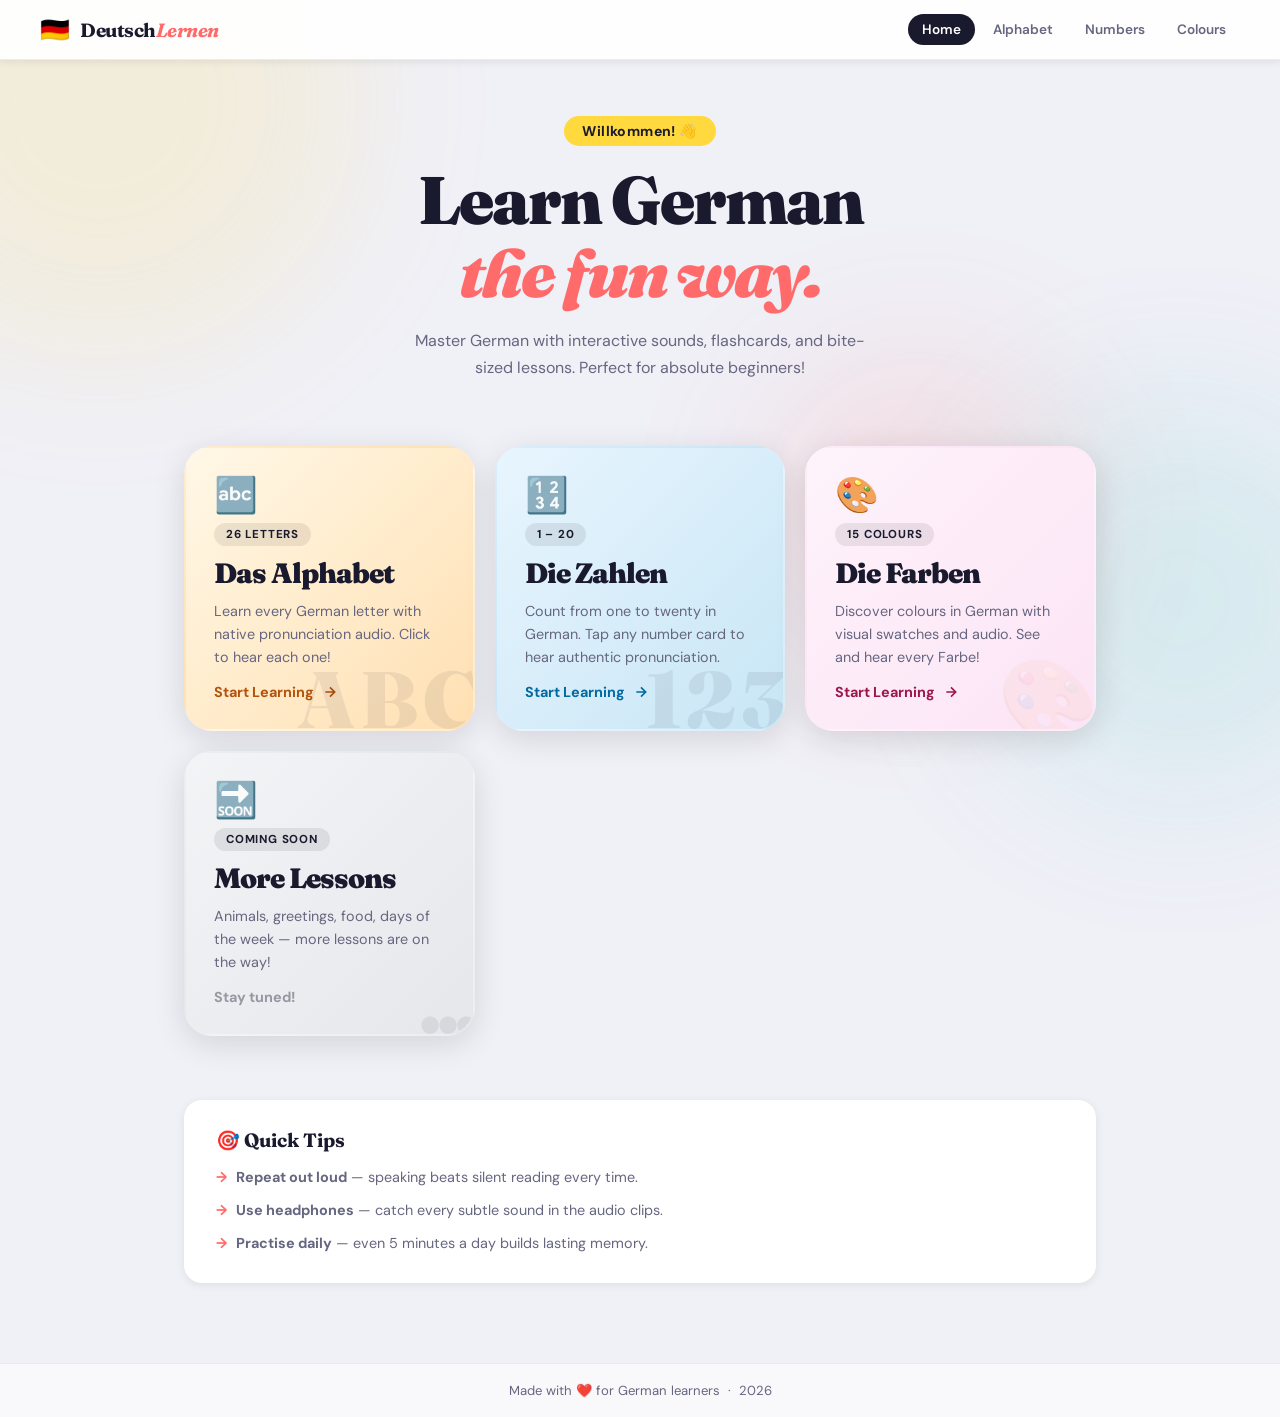
<file: index.html>
<!DOCTYPE html>
<html lang="en">
<head>
  <meta charset="UTF-8"/>
  <meta name="viewport" content="width=device-width, initial-scale=1.0"/>
  <title>Deutsch Lernen – German Learning App</title>
  <link rel="stylesheet" href="base.css"/>
  <link rel="stylesheet" href="index.css"/>
  <link rel="preconnect" href="https://fonts.googleapis.com">
  <link href="https://fonts.googleapis.com/css2?family=Fraunces:ital,wght@0,400;0,700;0,900;1,400&family=DM+Sans:wght@400;500;600&display=swap" rel="stylesheet">
</head>
<body class="home-page">

  <div class="bg-blob blob-1"></div>
  <div class="bg-blob blob-2"></div>
  <div class="bg-blob blob-3"></div>

  <!-- ── Header ── -->
  <header class="site-header">
    <div class="logo">
      <span class="logo-flag">🇩🇪</span>
      <span class="logo-text">Deutsch<em>Lernen</em></span>
    </div>
    <nav class="main-nav" aria-label="Main navigation">
      <a href="index.html"       class="nav-link active">Home</a>
      <a href="alphabet/alphabet.html"        class="nav-link">Alphabet</a>
      <a href="numbers/numbers.html"         class="nav-link">Numbers</a>
      <a href="colours/colours.html"         class="nav-link">Colours</a>
    </nav>
    <button class="hamburger" id="hamburger" aria-label="Toggle menu" aria-expanded="false">
      <span></span><span></span><span></span>
    </button>
  </header>

  <!-- Mobile drawer -->
  <nav class="mobile-nav" id="mobile-nav" aria-label="Mobile navigation">
    <a href="index.html"  class="nav-link active">🏠 Home</a>
    <a href="alphabet/alphabet.html"   class="nav-link">🔤 Alphabet</a>
    <a href="numbers/numbers.html"    class="nav-link">🔢 Numbers</a>
    <a href="colours/colours.html"    class="nav-link">🎨 Colours</a>
  </nav>

  <!-- ── Main ── -->
  <main class="home-main">

    <!-- Hero skeleton (shown while fonts/images load) -->
    <div id="hero-skeleton" class="hero-skeleton">
      <div class="skeleton-card hero-sk-badge"></div>
      <div class="skeleton-card hero-sk-title"></div>
      <div class="skeleton-card hero-sk-sub"></div>
    </div>

    <!-- Real hero (hidden until reveal) -->
    <section class="hero" id="hero-content" style="display:none">
      <div class="hero-eyebrow">Willkommen! 👋</div>
      <h1 class="hero-title">
        Learn German<br/>
        <span class="hero-accent">the fun way.</span>
      </h1>
      <p class="hero-subtitle">
        Master German with interactive sounds, flashcards, and bite-sized lessons.
        Perfect for absolute beginners!
      </p>
    </section>

    <!-- Cards skeleton -->
    <div id="cards-skeleton" class="cards-grid" style="margin-bottom:64px">
      <div class="skeleton-card lesson-card-sk"></div>
      <div class="skeleton-card lesson-card-sk"></div>
      <div class="skeleton-card lesson-card-sk"></div>
      <div class="skeleton-card lesson-card-sk"></div>
    </div>

    <!-- Real lesson cards -->
    <section class="cards-grid" id="cards-content" style="display:none; margin-bottom:64px">

      <a href="alphabet/alphabet.html" class="lesson-card card-alphabet">
        <div class="card-icon">🔤</div>
        <div class="card-badge">26 Letters</div>
        <h2 class="card-title">Das Alphabet</h2>
        <p class="card-desc">Learn every German letter with native pronunciation audio. Click to hear each one!</p>
        <div class="card-cta">
          Start Learning
          <svg width="16" height="16" viewBox="0 0 24 24" fill="none" stroke="currentColor" stroke-width="2.5"><path d="M5 12h14M12 5l7 7-7 7"/></svg>
        </div>
        <div class="card-deco">A B C</div>
      </a>

      <a href="numbers/numbers.html" class="lesson-card card-numbers">
        <div class="card-icon">🔢</div>
        <div class="card-badge">1 – 20</div>
        <h2 class="card-title">Die Zahlen</h2>
        <p class="card-desc">Count from one to twenty in German. Tap any number card to hear authentic pronunciation.</p>
        <div class="card-cta">
          Start Learning
          <svg width="16" height="16" viewBox="0 0 24 24" fill="none" stroke="currentColor" stroke-width="2.5"><path d="M5 12h14M12 5l7 7-7 7"/></svg>
        </div>
        <div class="card-deco">1 2 3</div>
      </a>

      <a href="colours/colours.html" class="lesson-card card-colours">
        <div class="card-icon">🎨</div>
        <div class="card-badge">15 Colours</div>
        <h2 class="card-title">Die Farben</h2>
        <p class="card-desc">Discover colours in German with visual swatches and audio. See and hear every Farbe!</p>
        <div class="card-cta">
          Start Learning
          <svg width="16" height="16" viewBox="0 0 24 24" fill="none" stroke="currentColor" stroke-width="2.5"><path d="M5 12h14M12 5l7 7-7 7"/></svg>
        </div>
        <div class="card-deco">🎨</div>
      </a>

      <div class="lesson-card card-coming-soon">
        <div class="card-icon">🔜</div>
        <div class="card-badge">Coming Soon</div>
        <h2 class="card-title">More Lessons</h2>
        <p class="card-desc">Animals, greetings, food, days of the week — more lessons are on the way!</p>
        <div class="card-cta" style="opacity:.4;cursor:default">Stay tuned!</div>
        <div class="card-deco">...</div>
      </div>

    </section>

    <!-- Tips section -->
    <section class="tips-section" id="tips-content" style="display:none">
      <h3 class="tips-heading">🎯 Quick Tips</h3>
      <ul class="tips-list">
        <li><strong>Repeat out loud</strong> — speaking beats silent reading every time.</li>
        <li><strong>Use headphones</strong> — catch every subtle sound in the audio clips.</li>
        <li><strong>Practise daily</strong> — even 5 minutes a day builds lasting memory.</li>
      </ul>
    </section>

  </main>

  <footer class="site-footer">
    <p>Made with ❤️ for German learners &nbsp;·&nbsp; <span id="year"></span></p>
  </footer>

  <script src="app.js"></script>
  <script>
    document.addEventListener('DOMContentLoaded', () => {
      revealContent('hero-skeleton',  'hero-content',  300);
      revealContent('cards-skeleton', 'cards-content', 500);
      // Tips doesn't need a skeleton — just delayed fade in
      setTimeout(() => {
        const tips = document.getElementById('tips-content');
        if (tips) { tips.style.display = ''; tips.style.animation = 'fadeSlideUp .5s ease both'; }
      }, 700);
    });
  </script>
</body>
</html>
</file>
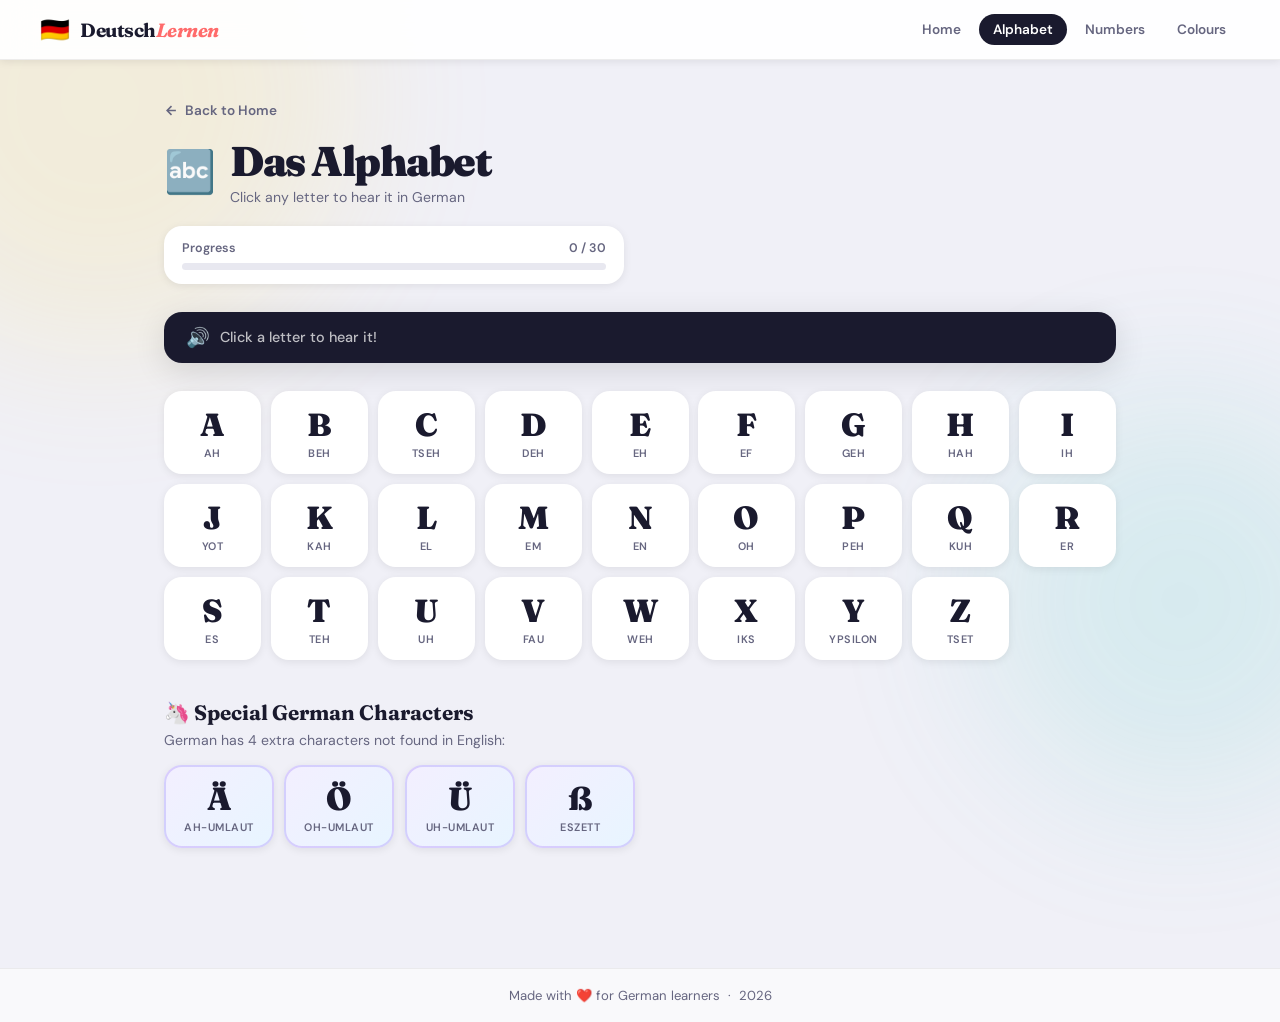
<file: alphabet/alphabet.html>
<!DOCTYPE html>
<html lang="en">
<head>
  <meta charset="UTF-8"/>
  <meta name="viewport" content="width=device-width, initial-scale=1.0"/>
  <title>Das Alphabet – Deutsch Lernen</title>
  <link rel="stylesheet" href="../base.css"/>
  <link rel="stylesheet" href="alphabet.css"/>
  <link rel="preconnect" href="https://fonts.googleapis.com">
  <link href="https://fonts.googleapis.com/css2?family=Fraunces:ital,wght@0,400;0,700;0,900;1,400&family=DM+Sans:wght@400;500;600&display=swap" rel="stylesheet">
</head>
<body class="alphabet-page">

  <div class="bg-blob blob-1"></div>
  <div class="bg-blob blob-2"></div>

  <!-- ── Header ── -->
  <header class="site-header">
    <div class="logo">
      <span class="logo-flag">🇩🇪</span>
      <span class="logo-text">Deutsch<em>Lernen</em></span>
    </div>
    <nav class="main-nav">
      <a href="../index.html" class="nav-link">Home</a>
      <a href="../alphabet/alphabet.html"  class="nav-link active">Alphabet</a>
      <a href="../numbers/numbers.html"   class="nav-link">Numbers</a>
      <a href="../colours/colours.html"   class="nav-link">Colours</a>
    </nav>
    <button class="hamburger" id="hamburger" aria-label="Toggle menu" aria-expanded="false">
      <span></span><span></span><span></span>
    </button>
  </header>
  <nav class="mobile-nav" id="mobile-nav">
    <a href="../index.html" class="nav-link">🏠 Home</a>
    <a href="../alphabet/alphabet.html"  class="nav-link active">🔤 Alphabet</a>
    <a href="../numbers/numbers.html"   class="nav-link">🔢 Numbers</a>
    <a href="../colours/colours.html"   class="nav-link">🎨 Colours</a>
  </nav>

  <!-- ── Main ── -->
  <main class="lesson-main">

    <!-- Page header -->
    <div class="lesson-header">
      <a href="../index.html" class="back-btn">
        <svg width="15" height="15" viewBox="0 0 24 24" fill="none" stroke="currentColor" stroke-width="2.5"><path d="M19 12H5M12 19l-7-7 7-7"/></svg>
        Back to Home
      </a>
      <div class="lesson-meta">
        <span class="lesson-icon">🔤</span>
        <div>
          <h1 class="lesson-title">Das Alphabet</h1>
          <p class="lesson-subtitle">Click any letter to hear it in German</p>
        </div>
      </div>
      <div class="progress-wrap">
        <div class="progress-labels">
          <span>Progress</span>
          <span id="progress-count">0 / 30</span>
        </div>
        <div class="progress-track">
          <div id="progress-fill" class="progress-fill"></div>
        </div>
      </div>
    </div>

    <!-- Now playing -->
    <div class="now-playing" id="now-playing" aria-live="polite">
      <span id="np-icon" class="np-icon">🔊</span>
      <span id="np-text" class="np-text">Click a letter to hear it!</span>
    </div>

    <!-- Skeleton grid -->
    <div id="skeleton-letters" class="skeleton-grid letters-skeleton">
      <div class="skeleton-card letter-sk"></div>
      <div class="skeleton-card letter-sk"></div>
      <div class="skeleton-card letter-sk"></div>
      <div class="skeleton-card letter-sk"></div>
      <div class="skeleton-card letter-sk"></div>
      <div class="skeleton-card letter-sk"></div>
      <div class="skeleton-card letter-sk"></div>
      <div class="skeleton-card letter-sk"></div>
      <div class="skeleton-card letter-sk"></div>
      <div class="skeleton-card letter-sk"></div>
      <div class="skeleton-card letter-sk"></div>
      <div class="skeleton-card letter-sk"></div>
    </div>

    <!-- Real letters grid -->
    <div id="real-letters" class="letters-grid" style="display:none"></div>

    <!-- Special chars section -->
    <div id="special-section" class="special-section" style="display:none">
      <h2 class="special-heading">🦄 Special German Characters</h2>
      <p class="special-desc">German has 4 extra characters not found in English:</p>
      <div id="real-specials" class="letters-grid special-grid"></div>
    </div>

  </main>

  <footer class="site-footer">
    <p>Made with ❤️ for German learners &nbsp;·&nbsp; <span id="year"></span></p>
  </footer>

  <script src="../app.js"></script>
  <script src="alphabet.js"></script>
</body>
</html>
</file>
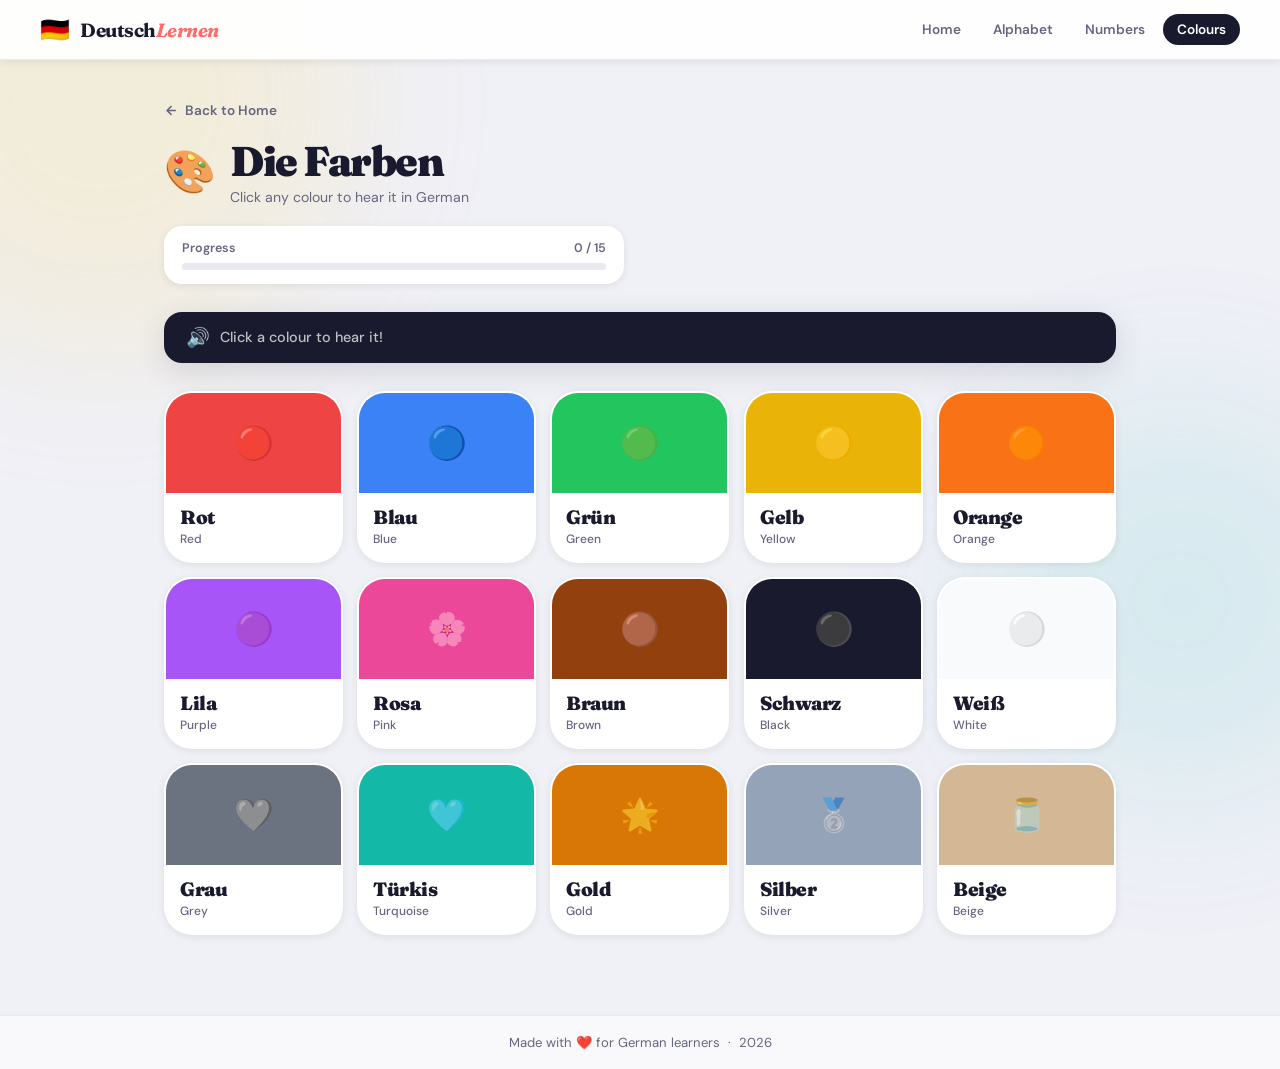
<file: colours/colours.html>
<!DOCTYPE html>
<html lang="en">
<head>
  <meta charset="UTF-8"/>
  <meta name="viewport" content="width=device-width, initial-scale=1.0"/>
  <title>Die Farben – Deutsch Lernen</title>
  <link rel="stylesheet" href="../base.css"/>
  <link rel="stylesheet" href="colours.css"/>
  <link rel="preconnect" href="https://fonts.googleapis.com">
  <link href="https://fonts.googleapis.com/css2?family=Fraunces:ital,wght@0,400;0,700;0,900;1,400&family=DM+Sans:wght@400;500;600&display=swap" rel="stylesheet">
</head>
<body class="colours-page">

  <div class="bg-blob blob-1"></div>
  <div class="bg-blob blob-2"></div>

  <header class="site-header">
    <div class="logo">
      <span class="logo-flag">🇩🇪</span>
      <span class="logo-text">Deutsch<em>Lernen</em></span>
    </div>
    <nav class="main-nav">
      <a href="../index.html" class="nav-link">Home</a>
      <a href="../alphabet/alphabet.html"  class="nav-link">Alphabet</a>
      <a href="../numbers/numbers.html"   class="nav-link">Numbers</a>
      <a href="../colours/colours.html"   class="nav-link active">Colours</a>
    </nav>
    <button class="hamburger" id="hamburger" aria-label="Toggle menu" aria-expanded="false">
      <span></span><span></span><span></span>
    </button>
  </header>
  <nav class="mobile-nav" id="mobile-nav">
    <a href="../index.html" class="nav-link">🏠 Home</a>
    <a href="../alphabet/alphabet.html"  class="nav-link">🔤 Alphabet</a>
    <a href="../numbers/numbers.html"   class="nav-link">🔢 Numbers</a>
    <a href="../colours/colours.html"   class="nav-link active">🎨 Colours</a>
  </nav>

  <main class="lesson-main">

    <div class="lesson-header">
      <a href="../index.html" class="back-btn">
        <svg width="15" height="15" viewBox="0 0 24 24" fill="none" stroke="currentColor" stroke-width="2.5"><path d="M19 12H5M12 19l-7-7 7-7"/></svg>
        Back to Home
      </a>
      <div class="lesson-meta">
        <span class="lesson-icon">🎨</span>
        <div>
          <h1 class="lesson-title">Die Farben</h1>
          <p class="lesson-subtitle">Click any colour to hear it in German</p>
        </div>
      </div>
      <div class="progress-wrap">
        <div class="progress-labels">
          <span>Progress</span>
          <span id="progress-count">0 / 15</span>
        </div>
        <div class="progress-track">
          <div id="progress-fill" class="progress-fill"></div>
        </div>
      </div>
    </div>

    <div class="now-playing" id="now-playing" aria-live="polite">
      <span id="np-icon" class="np-icon">🔊</span>
      <span id="np-text" class="np-text">Click a colour to hear it!</span>
    </div>

    <!-- Skeleton -->
    <div id="skeleton-colours" class="skeleton-grid colours-skeleton">
      <div class="skeleton-card colour-sk"></div>
      <div class="skeleton-card colour-sk"></div>
      <div class="skeleton-card colour-sk"></div>
      <div class="skeleton-card colour-sk"></div>
      <div class="skeleton-card colour-sk"></div>
      <div class="skeleton-card colour-sk"></div>
      <div class="skeleton-card colour-sk"></div>
      <div class="skeleton-card colour-sk"></div>
    </div>

    <!-- Real grid -->
    <div id="real-colours" class="colours-grid" style="display:none"></div>

  </main>

  <footer class="site-footer">
    <p>Made with ❤️ for German learners &nbsp;·&nbsp; <span id="year"></span></p>
  </footer>

  <script src="../app.js"></script>
  <script src="colours.js"></script>
</body>
</html>
</file>
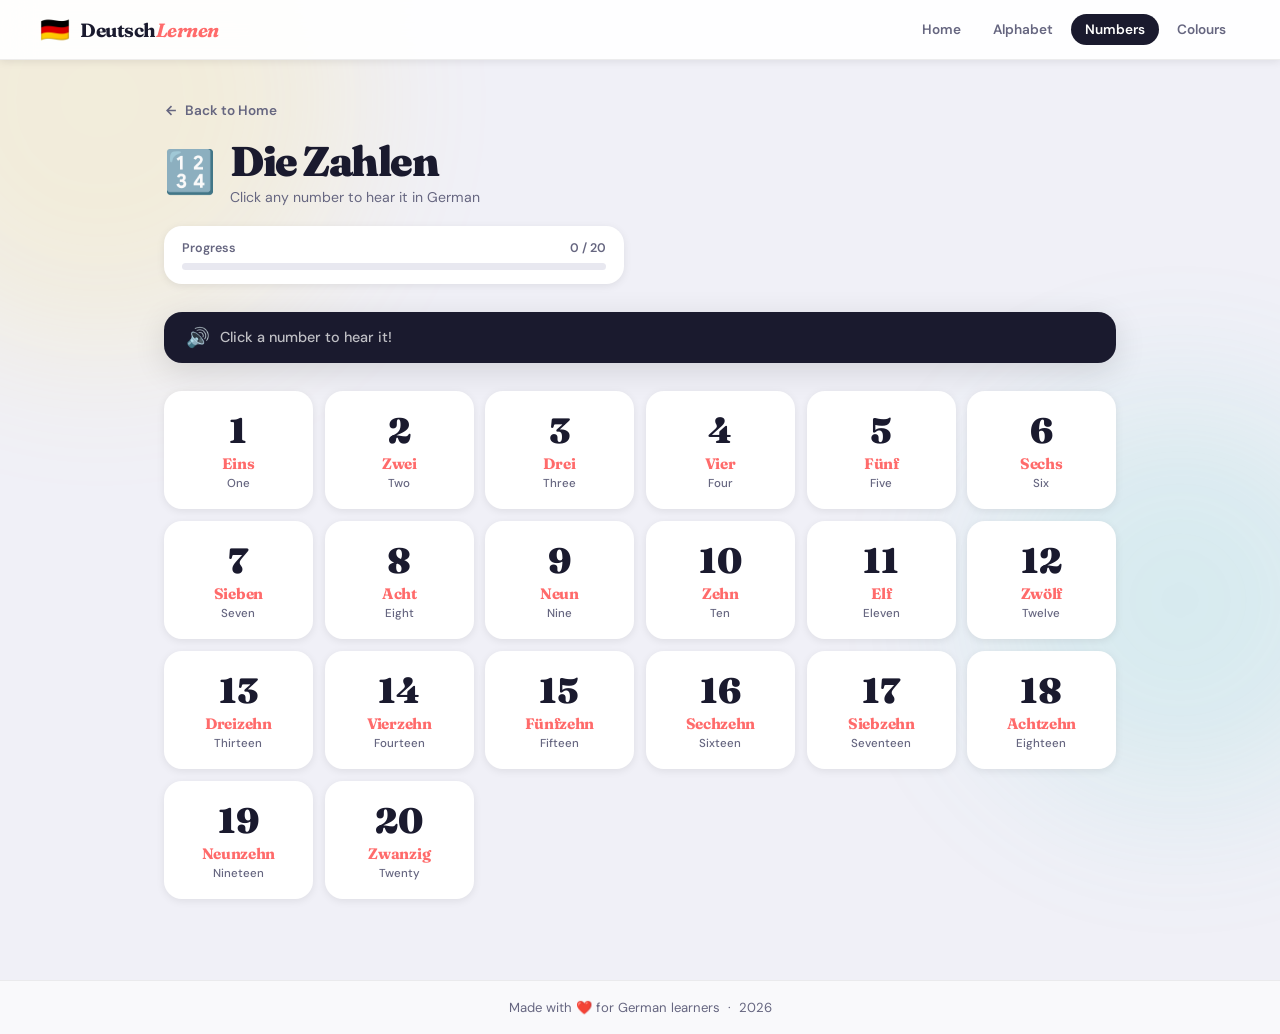
<file: numbers/numbers.html>
<!DOCTYPE html>
<html lang="en">
<head>
  <meta charset="UTF-8"/>
  <meta name="viewport" content="width=device-width, initial-scale=1.0"/>
  <title>Die Zahlen – Deutsch Lernen</title>
  <link rel="stylesheet" href="../base.css"/>
  <link rel="stylesheet" href="numbers.css"/>
  <link rel="preconnect" href="https://fonts.googleapis.com">
  <link href="https://fonts.googleapis.com/css2?family=Fraunces:ital,wght@0,400;0,700;0,900;1,400&family=DM+Sans:wght@400;500;600&display=swap" rel="stylesheet">
</head>
<body class="numbers-page">

  <div class="bg-blob blob-1"></div>
  <div class="bg-blob blob-2"></div>

  <header class="site-header">
    <div class="logo">
      <span class="logo-flag">🇩🇪</span>
      <span class="logo-text">Deutsch<em>Lernen</em></span>
    </div>
    <nav class="main-nav">
      <a href="../index.html" class="nav-link">Home</a>
      <a href="../alphabet/alphabet.html"  class="nav-link">Alphabet</a>
      <a href="../numbers/numbers.html"   class="nav-link active">Numbers</a>
      <a href="../colours/colours.html"   class="nav-link">Colours</a>
    </nav>
    <button class="hamburger" id="hamburger" aria-label="Toggle menu" aria-expanded="false">
      <span></span><span></span><span></span>
    </button>
  </header>
  <nav class="mobile-nav" id="mobile-nav">
    <a href="../index.html" class="nav-link">🏠 Home</a>
    <a href="../alphabet/alphabet.html"  class="nav-link">🔤 Alphabet</a>
    <a href="../numbers/numbers.html"   class="nav-link active">🔢 Numbers</a>
    <a href="../colours/colours.html"   class="nav-link">🎨 Colours</a>
  </nav>

  <main class="lesson-main">

    <div class="lesson-header">
      <a href="../index.html" class="back-btn">
        <svg width="15" height="15" viewBox="0 0 24 24" fill="none" stroke="currentColor" stroke-width="2.5"><path d="M19 12H5M12 19l-7-7 7-7"/></svg>
        Back to Home
      </a>
      <div class="lesson-meta">
        <span class="lesson-icon">🔢</span>
        <div>
          <h1 class="lesson-title">Die Zahlen</h1>
          <p class="lesson-subtitle">Click any number to hear it in German</p>
        </div>
      </div>
      <div class="progress-wrap">
        <div class="progress-labels">
          <span>Progress</span>
          <span id="progress-count">0 / 20</span>
        </div>
        <div class="progress-track">
          <div id="progress-fill" class="progress-fill"></div>
        </div>
      </div>
    </div>

    <div class="now-playing" id="now-playing" aria-live="polite">
      <span id="np-icon" class="np-icon">🔊</span>
      <span id="np-text" class="np-text">Click a number to hear it!</span>
    </div>

    <!-- Skeleton -->
    <div id="skeleton-numbers" class="skeleton-grid numbers-skeleton">
      <div class="skeleton-card number-sk"></div>
      <div class="skeleton-card number-sk"></div>
      <div class="skeleton-card number-sk"></div>
      <div class="skeleton-card number-sk"></div>
      <div class="skeleton-card number-sk"></div>
      <div class="skeleton-card number-sk"></div>
      <div class="skeleton-card number-sk"></div>
      <div class="skeleton-card number-sk"></div>
      <div class="skeleton-card number-sk"></div>
      <div class="skeleton-card number-sk"></div>
    </div>

    <!-- Real grid -->
    <div id="real-numbers" class="numbers-grid" style="display:none"></div>

  </main>

  <footer class="site-footer">
    <p>Made with ❤️ for German learners &nbsp;·&nbsp; <span id="year"></span></p>
  </footer>

  <script src="../app.js"></script>
  <script src="numbers.js"></script>
</body>
</html>
</file>
<file: base.css>
/* ============================================
   DEUTSCH LERNEN – base.css
   Shared: variables · reset · blobs · header
           mobile nav · footer · skeleton ·
           animations · responsive base
   ============================================ */

@import url('https://fonts.googleapis.com/css2?family=Fraunces:ital,wght@0,400;0,700;0,900;1,400&family=DM+Sans:wght@400;500;600&display=swap');

/* ─── CSS Variables ─── */
:root {
  --yellow:       #FFD93D;
  --red:          #FF6B6B;
  --blue:         #4ECDC4;
  --green:        #6BCB77;
  --purple:       #A78BFA;
  --dark:         #1A1A2E;
  --light:        #F0F0F7;
  --white:        #FFFFFF;
  --text:         #1A1A2E;
  --muted:        #666680;
  --radius-sm:    10px;
  --radius-md:    18px;
  --radius-lg:    28px;
  --shadow-sm:    0 2px 8px rgba(0,0,0,.08);
  --shadow-md:    0 8px 32px rgba(0,0,0,.12);
  --shadow-lg:    0 16px 48px rgba(0,0,0,.18);
  --transition:   all .25s cubic-bezier(.4,0,.2,1);
  --font-display: 'Fraunces', Georgia, serif;
  --font-body:    'DM Sans', sans-serif;
}

/* ─── Reset ─── */
*,*::before,*::after{box-sizing:border-box;margin:0;padding:0}
html{scroll-behavior:smooth}
body{
  font-family:var(--font-body);
  background:var(--light);
  color:var(--text);
  min-height:100vh;
  display:flex;
  flex-direction:column;
  overflow-x:hidden;
  position:relative;
}
a{text-decoration:none;color:inherit}
ul{list-style:none}
img{display:block;max-width:100%}

/* ─── Background Blobs ─── */
.bg-blob{position:fixed;border-radius:50%;filter:blur(80px);opacity:.15;pointer-events:none;z-index:0}
.blob-1{width:500px;height:500px;background:var(--yellow);top:-150px;left:-150px}
.blob-2{width:400px;height:400px;background:var(--blue);bottom:100px;right:-100px}
.blob-3{width:300px;height:300px;background:var(--red);top:40%;left:60%}

/* ─── Site Header ─── */
.site-header{
  position:sticky;top:0;z-index:200;
  display:flex;align-items:center;justify-content:space-between;
  padding:14px 40px;
  background:rgba(255,255,255,.93);
  backdrop-filter:blur(16px);-webkit-backdrop-filter:blur(16px);
  border-bottom:1px solid rgba(0,0,0,.07);
  box-shadow:var(--shadow-sm);
}
.logo{display:flex;align-items:center;gap:10px;flex-shrink:0}
.logo-flag{font-size:1.5rem;line-height:1}
.logo-text{font-family:var(--font-display);font-size:1.2rem;font-weight:700;color:var(--dark);letter-spacing:-.5px}
.logo-text em{font-style:italic;color:var(--red)}

/* Desktop nav */
.main-nav{display:flex;align-items:center;gap:4px}
.nav-link{
  padding:7px 14px;border-radius:50px;
  font-size:.85rem;font-weight:600;color:var(--muted);
  transition:var(--transition);white-space:nowrap;
}
.nav-link:hover{background:var(--yellow);color:var(--dark)}
.nav-link.active{background:var(--dark);color:var(--white)}

/* ── Hamburger (mobile only) ── */
.hamburger{
  display:none;flex-direction:column;justify-content:center;gap:5px;
  background:none;border:none;cursor:pointer;
  padding:6px;border-radius:8px;transition:var(--transition);z-index:201;
}
.hamburger:hover{background:rgba(0,0,0,.06)}
.hamburger span{display:block;width:22px;height:2px;background:var(--dark);border-radius:2px;transition:transform .3s ease,opacity .3s ease}
.hamburger.open span:nth-child(1){transform:translateY(7px) rotate(45deg)}
.hamburger.open span:nth-child(2){opacity:0}
.hamburger.open span:nth-child(3){transform:translateY(-7px) rotate(-45deg)}

/* ── Mobile nav drawer ── */
.mobile-nav{
  display:none;
  position:fixed;top:57px;left:0;right:0;
  background:rgba(255,255,255,.97);
  backdrop-filter:blur(16px);-webkit-backdrop-filter:blur(16px);
  border-bottom:1px solid rgba(0,0,0,.08);
  padding:12px 16px 16px;
  flex-direction:column;gap:4px;
  z-index:199;box-shadow:var(--shadow-md);
}
.mobile-nav.open{display:flex}
.mobile-nav .nav-link{
  padding:12px 16px;border-radius:var(--radius-sm);
  font-size:.95rem;width:100%;display:block;
}

/* ─── Footer ─── */
.site-footer{
  margin-top:auto;padding:18px 40px;
  text-align:center;font-size:.82rem;color:var(--muted);
  border-top:1px solid rgba(0,0,0,.06);background:rgba(255,255,255,.6);
}

/* ─── Skeleton Loading ─── */
@keyframes shimmer{
  0%  {background-position:-600px 0}
  100%{background-position: 600px 0}
}
.skeleton-card{
  border-radius:var(--radius-md);
  background:linear-gradient(90deg,#e4e4f0 25%,#f0f0f8 50%,#e4e4f0 75%);
  background-size:1200px 100%;
  animation:shimmer 1.6s infinite linear;
}
.skeleton-grid{display:grid;gap:12px}

/* ─── Global Animations ─── */
@keyframes fadeSlideDown{
  from{opacity:0;transform:translateY(-20px)}
  to  {opacity:1;transform:translateY(0)}
}
@keyframes fadeSlideUp{
  from{opacity:0;transform:translateY(20px)}
  to  {opacity:1;transform:translateY(0)}
}
@keyframes fadeIn{
  from{opacity:0;transform:scale(.92)}
  to  {opacity:1;transform:scale(1)}
}
@keyframes fadeOut{
  from{opacity:1;transform:scale(1)}
  to  {opacity:0;transform:scale(.96)}
}
@keyframes pulseBeat{
  0%,100%{transform:scale(1)}
  50%    {transform:scale(1.2)}
}

/* ─── Responsive ─── */
@media(max-width:700px){
  .site-header{padding:12px 18px}
  .main-nav{display:none}
  .hamburger{display:flex}
  .site-footer{padding:14px 18px}
}
</file>
<file: index.css>
/* ============================================
   DEUTSCH LERNEN – index.css  (Home page)
   ============================================ */

.home-main{
  position:relative;z-index:1;
  max-width:960px;margin:0 auto;
  padding:56px 24px 80px;width:100%;
}

/* ── Hero Skeleton ── */
.hero-skeleton{text-align:center;margin-bottom:64px}
.hero-sk-badge{
  width:140px;height:32px;border-radius:50px;
  margin:0 auto 20px;
}
.hero-sk-title{
  width:60%;height:56px;border-radius:12px;
  margin:0 auto 16px;
}
.hero-sk-sub{
  width:45%;height:20px;border-radius:8px;
  margin:0 auto;
}

/* ── Hero ── */
.hero{text-align:center;margin-bottom:64px}
.hero-eyebrow{
  display:inline-block;
  background:var(--yellow);color:var(--dark);
  font-weight:700;font-size:.88rem;padding:6px 18px;
  border-radius:50px;margin-bottom:18px;letter-spacing:.4px;
  animation:fadeSlideDown .5s ease both;
}
.hero-title{
  font-family:var(--font-display);
  font-size:clamp(2.2rem,7vw,4.2rem);
  font-weight:900;line-height:1.08;letter-spacing:-2px;
  color:var(--dark);
  animation:fadeSlideDown .5s .1s ease both;
}
.hero-accent{color:var(--red);font-style:italic}
.hero-subtitle{
  margin:18px auto 0;font-size:1rem;color:var(--muted);
  max-width:480px;line-height:1.7;
  animation:fadeSlideDown .5s .2s ease both;
}

/* ── Cards Grid ── */
.cards-grid{
  display:grid;
  grid-template-columns:repeat(auto-fill,minmax(260px,1fr));
  gap:20px;
}
.lesson-card-sk{height:260px}

/* ── Lesson Card ── */
.lesson-card{
  position:relative;border-radius:var(--radius-lg);
  padding:30px 28px 28px;overflow:hidden;
  display:flex;flex-direction:column;gap:10px;
  transition:var(--transition);box-shadow:var(--shadow-md);
  border:2px solid transparent;
}
.lesson-card:hover{transform:translateY(-6px) scale(1.01);box-shadow:var(--shadow-lg)}

.card-alphabet   {background:linear-gradient(135deg,#FFF8E7 0%,#FFE0B2 100%)}
.card-numbers    {background:linear-gradient(135deg,#E8F5FE 0%,#C8E6F5 100%)}
.card-colours    {background:linear-gradient(135deg,#FEF3FB 0%,#FCE4F5 100%)}
.card-coming-soon{background:linear-gradient(135deg,#F3F4F6 0%,#E5E7EB 100%);cursor:default}
.card-coming-soon:hover{transform:none;box-shadow:var(--shadow-md)}

.card-icon  {font-size:2.2rem;line-height:1}
.card-badge {
  display:inline-block;font-size:.72rem;font-weight:700;
  letter-spacing:.8px;text-transform:uppercase;
  padding:4px 12px;border-radius:50px;
  background:rgba(0,0,0,.08);color:var(--dark);width:fit-content;
}
.card-title {font-family:var(--font-display);font-size:1.75rem;font-weight:900;letter-spacing:-1px;color:var(--dark)}
.card-desc  {font-size:.9rem;color:var(--muted);line-height:1.6;flex:1}
.card-cta   {display:flex;align-items:center;gap:8px;font-weight:700;font-size:.9rem;color:var(--dark);margin-top:4px}
.card-alphabet  .card-cta{color:#B45309}
.card-numbers   .card-cta{color:#0369A1}
.card-colours   .card-cta{color:#9D174D}

.card-deco{
  position:absolute;bottom:-10px;right:0;
  font-family:var(--font-display);font-size:5rem;font-weight:900;
  opacity:.07;letter-spacing:-4px;pointer-events:none;color:var(--dark);line-height:1;
}

/* ── Tips Section ── */
.tips-section{
  background:var(--white);border-radius:var(--radius-md);
  padding:28px 32px;box-shadow:var(--shadow-sm);
}
.tips-heading{font-family:var(--font-display);font-size:1.2rem;font-weight:700;margin-bottom:14px}
.tips-list{display:flex;flex-direction:column;gap:10px}
.tips-list li{
  font-size:.9rem;color:var(--muted);line-height:1.6;
  padding-left:20px;position:relative;
}
.tips-list li::before{content:'→';position:absolute;left:0;color:var(--red);font-weight:700}

/* ── Responsive ── */
@media(max-width:640px){
  .home-main  {padding:32px 16px 60px}
  .hero       {margin-bottom:40px}
  .hero-sk-title{width:85%}
  .hero-sk-sub  {width:70%}
  .cards-grid {grid-template-columns:1fr 1fr}
  .lesson-card{padding:22px 18px 20px}
  .card-title {font-size:1.4rem}
  .tips-section{padding:20px 18px}
}
@media(max-width:400px){
  .cards-grid{grid-template-columns:1fr}
}
</file>
<file: alphabet/alphabet.css>
/* ============================================
   DEUTSCH LERNEN – alphabet/alphabet.css
   ============================================ */

/* ── Layout ── */
.lesson-main{
  position:relative;z-index:1;
  max-width:1000px;margin:0 auto;
  padding:36px 24px 80px;width:100%;flex:1;
}

/* ── Header ── */
.lesson-header{margin-bottom:28px}
.back-btn{
  display:inline-flex;align-items:center;gap:6px;
  font-size:.85rem;font-weight:600;color:var(--muted);
  padding:6px 0;margin-bottom:14px;transition:var(--transition);
}
.back-btn:hover{color:var(--dark)}
.lesson-meta{display:flex;align-items:center;gap:14px;margin-bottom:20px}
.lesson-icon{font-size:2.6rem;line-height:1}
.lesson-title{
  font-family:var(--font-display);
  font-size:clamp(1.7rem,5vw,2.6rem);
  font-weight:900;letter-spacing:-1.5px;line-height:1.1;
}
.lesson-subtitle{font-size:.88rem;color:var(--muted);margin-top:3px}

/* ── Progress ── */
.progress-wrap{
  background:var(--white);border-radius:var(--radius-md);
  padding:14px 18px;box-shadow:var(--shadow-sm);max-width:460px;
}
.progress-labels{
  display:flex;justify-content:space-between;
  font-size:.78rem;font-weight:600;color:var(--muted);margin-bottom:7px;
}
.progress-track{height:7px;background:#E8E8F0;border-radius:4px;overflow:hidden}
.progress-fill{
  height:100%;border-radius:4px;width:0%;
  background:linear-gradient(90deg,var(--red),var(--yellow));
  transition:width .5s cubic-bezier(.4,0,.2,1);
}

/* ── Now Playing ── */
.now-playing{
  display:flex;align-items:center;gap:10px;
  background:var(--dark);border-radius:var(--radius-md);
  padding:13px 22px;margin-bottom:28px;
  box-shadow:var(--shadow-md);min-height:50px;
  animation:fadeSlideDown .4s ease both;
  --np-accent:#FFD93D;
}
.np-icon{font-size:1.2rem;flex-shrink:0}
.np-text{font-size:.9rem;font-weight:500;color:rgba(255,255,255,.72)}

/* ── Skeleton grid ── */
.letters-skeleton{
  grid-template-columns:repeat(auto-fill,minmax(90px,1fr));
  gap:10px;margin-bottom:40px;
}
.letter-sk{height:88px}

/* ── Letters grid ── */
.letters-grid{
  display:grid;
  grid-template-columns:repeat(auto-fill,minmax(90px,1fr));
  gap:10px;margin-bottom:40px;
}

/* ── Letter Card ── */
.letter-card{
  background:var(--white);border-radius:var(--radius-md);
  padding:16px 10px 12px;text-align:center;cursor:pointer;
  border:2px solid transparent;box-shadow:var(--shadow-sm);
  transition:var(--transition);position:relative;overflow:hidden;
  user-select:none;animation:fadeIn .4s ease both;
}
.letter-card::before{
  content:'';position:absolute;inset:0;
  background:var(--yellow);opacity:0;transition:opacity .2s;z-index:0;
}
.letter-card:hover            {transform:translateY(-3px);box-shadow:var(--shadow-md)}
.letter-card:hover::before    {opacity:.08}
.letter-card:active           {transform:scale(.95)}
.letter-card:focus-visible    {outline:3px solid var(--yellow);outline-offset:2px}
.letter-card.played           {border-color:var(--green)}
.letter-card.playing{
  border-color:var(--yellow);background:#FFFBEA;
  transform:scale(1.06);
  box-shadow:0 0 0 4px rgba(255,217,61,.25),var(--shadow-md);
}
.letter-big{
  display:block;font-family:var(--font-display);
  font-size:2rem;font-weight:900;line-height:1;
  color:var(--dark);position:relative;z-index:1;
}
.letter-name{
  display:block;font-size:.68rem;font-weight:600;color:var(--muted);
  margin-top:5px;text-transform:uppercase;letter-spacing:.5px;
  position:relative;z-index:1;
}
.letter-check{
  position:absolute;top:5px;right:7px;
  font-size:.7rem;opacity:0;transition:opacity .3s;
}
.letter-card.played .letter-check{opacity:1}

/* ── Special chars ── */
.special-section{margin-top:8px;animation:fadeSlideUp .4s ease both}
.special-heading{font-family:var(--font-display);font-size:1.3rem;font-weight:700;margin-bottom:6px}
.special-desc{color:var(--muted);font-size:.88rem;margin-bottom:16px}
.special-grid{grid-template-columns:repeat(auto-fill,minmax(110px,1fr))}
.special-grid .letter-card{
  background:linear-gradient(135deg,#F3EFFF 0%,#E8F5FF 100%);
  border-color:rgba(167,139,250,.35);
}
.special-grid .letter-card.playing{
  border-color:var(--purple);background:#F0EBFF;
  box-shadow:0 0 0 4px rgba(167,139,250,.25),var(--shadow-md);
}

/* ── Staggered entrance ── */
.letter-card:nth-child(1) {animation-delay:.02s}
.letter-card:nth-child(2) {animation-delay:.04s}
.letter-card:nth-child(3) {animation-delay:.06s}
.letter-card:nth-child(4) {animation-delay:.08s}
.letter-card:nth-child(5) {animation-delay:.10s}
.letter-card:nth-child(6) {animation-delay:.12s}
.letter-card:nth-child(7) {animation-delay:.14s}
.letter-card:nth-child(8) {animation-delay:.16s}
.letter-card:nth-child(9) {animation-delay:.18s}
.letter-card:nth-child(10){animation-delay:.20s}
.letter-card:nth-child(11){animation-delay:.22s}
.letter-card:nth-child(12){animation-delay:.24s}
.letter-card:nth-child(13){animation-delay:.26s}
.letter-card:nth-child(14){animation-delay:.28s}
.letter-card:nth-child(15){animation-delay:.30s}
.letter-card:nth-child(16){animation-delay:.32s}
.letter-card:nth-child(17){animation-delay:.34s}
.letter-card:nth-child(18){animation-delay:.36s}
.letter-card:nth-child(19){animation-delay:.38s}
.letter-card:nth-child(20){animation-delay:.40s}
.letter-card:nth-child(21){animation-delay:.42s}
.letter-card:nth-child(22){animation-delay:.44s}
.letter-card:nth-child(23){animation-delay:.46s}
.letter-card:nth-child(24){animation-delay:.48s}
.letter-card:nth-child(25){animation-delay:.50s}
.letter-card:nth-child(26){animation-delay:.52s}

/* ── Responsive ── */
@media(max-width:640px){
  .lesson-main{padding:22px 14px 60px}
  .letters-grid,.letters-skeleton{
    grid-template-columns:repeat(auto-fill,minmax(72px,1fr));
    gap:8px;
  }
  .letter-big{font-size:1.7rem}
}
</file>
<file: colours/colours.css>
/* ============================================
   DEUTSCH LERNEN – colours/colours.css
   ============================================ */

.lesson-main{
  position:relative;z-index:1;max-width:1000px;
  margin:0 auto;padding:36px 24px 80px;width:100%;flex:1;
}

/* ── Header (shared pattern) ── */
.lesson-header{margin-bottom:28px}
.back-btn{
  display:inline-flex;align-items:center;gap:6px;
  font-size:.85rem;font-weight:600;color:var(--muted);
  padding:6px 0;margin-bottom:14px;transition:var(--transition);
}
.back-btn:hover{color:var(--dark)}
.lesson-meta{display:flex;align-items:center;gap:14px;margin-bottom:20px}
.lesson-icon{font-size:2.6rem;line-height:1}
.lesson-title{
  font-family:var(--font-display);
  font-size:clamp(1.7rem,5vw,2.6rem);
  font-weight:900;letter-spacing:-1.5px;line-height:1.1;
}
.lesson-subtitle{font-size:.88rem;color:var(--muted);margin-top:3px}

.progress-wrap{
  background:var(--white);border-radius:var(--radius-md);
  padding:14px 18px;box-shadow:var(--shadow-sm);max-width:460px;
}
.progress-labels{
  display:flex;justify-content:space-between;
  font-size:.78rem;font-weight:600;color:var(--muted);margin-bottom:7px;
}
.progress-track{height:7px;background:#E8E8F0;border-radius:4px;overflow:hidden}
.progress-fill{
  height:100%;border-radius:4px;width:0%;
  background:linear-gradient(90deg,#f97316,#ec4899,#8b5cf6);
  transition:width .5s cubic-bezier(.4,0,.2,1);
}

/* ── Now Playing ── */
.now-playing{
  display:flex;align-items:center;gap:10px;
  background:var(--dark);border-radius:var(--radius-md);
  padding:13px 22px;margin-bottom:28px;
  box-shadow:var(--shadow-md);min-height:50px;
  animation:fadeSlideDown .4s ease both;
  --np-accent:#F97316;
}
.np-icon{font-size:1.2rem;flex-shrink:0}
.np-text{font-size:.9rem;font-weight:500;color:rgba(255,255,255,.72)}

/* ── Skeleton ── */
.colours-skeleton{
  grid-template-columns:repeat(auto-fill,minmax(150px,1fr));
  gap:14px;
}
.colour-sk{height:170px;border-radius:var(--radius-lg)}

/* ── Colours Grid ── */
.colours-grid{
  display:grid;
  grid-template-columns:repeat(auto-fill,minmax(150px,1fr));
  gap:14px;
}

/* ── Colour Card ── */
.colour-card{
  background:var(--white);border-radius:var(--radius-lg);
  overflow:hidden;cursor:pointer;
  border:2px solid transparent;box-shadow:var(--shadow-sm);
  transition:var(--transition);position:relative;
  user-select:none;animation:fadeIn .4s ease both;
}
.colour-card:hover           {transform:translateY(-5px);box-shadow:var(--shadow-md)}
.colour-card:active          {transform:scale(.96)}
.colour-card:focus-visible   {outline:3px solid var(--yellow);outline-offset:2px}
.colour-card.played          {border-color:var(--green)}
.colour-card.playing{
  transform:scale(1.06);
  box-shadow:0 0 0 4px rgba(255,255,255,.6),var(--shadow-lg);
}

/* Colour swatch (top 60% of card) */
.colour-swatch{
  width:100%;height:100px;
  display:flex;align-items:center;justify-content:center;
  font-size:1.8rem;
  position:relative;overflow:hidden;
  transition:filter .2s;
}
.colour-card.playing .colour-swatch{filter:brightness(1.1)}

/* Ripple on play */
.colour-swatch::after{
  content:'';
  position:absolute;inset:0;
  background:rgba(255,255,255,.0);
  transition:background .2s;
}
.colour-card.playing .colour-swatch::after{background:rgba(255,255,255,.15)}

/* Sound wave icon shown while playing */
.colour-swatch .wave-icon{
  position:absolute;bottom:6px;right:8px;
  font-size:1rem;opacity:0;
  transition:opacity .2s;
}
.colour-card.playing .wave-icon{opacity:1;animation:pulseBeat .8s infinite}

/* Card body */
.colour-body{padding:12px 14px 14px}
.colour-german{
  display:block;font-family:var(--font-display);
  font-size:1.2rem;font-weight:900;
  letter-spacing:-.5px;color:var(--dark);
  margin-bottom:2px;
}
.colour-english{
  display:block;font-size:.75rem;font-weight:500;color:var(--muted);
}

/* Checkmark badge */
.colour-check{
  position:absolute;top:8px;right:10px;
  font-size:.8rem;
  background:rgba(255,255,255,.9);
  border-radius:50%;padding:2px;
  opacity:0;transition:opacity .3s;
  box-shadow:var(--shadow-sm);
}
.colour-card.played .colour-check{opacity:1}

/* White card gets a subtle border so it's visible */
.colour-card[data-colour="white"] .colour-swatch{border-bottom:1px solid #E8E8F0}

/* Staggered entrance */
.colour-card:nth-child(1) {animation-delay:.03s}
.colour-card:nth-child(2) {animation-delay:.06s}
.colour-card:nth-child(3) {animation-delay:.09s}
.colour-card:nth-child(4) {animation-delay:.12s}
.colour-card:nth-child(5) {animation-delay:.15s}
.colour-card:nth-child(6) {animation-delay:.18s}
.colour-card:nth-child(7) {animation-delay:.21s}
.colour-card:nth-child(8) {animation-delay:.24s}
.colour-card:nth-child(9) {animation-delay:.27s}
.colour-card:nth-child(10){animation-delay:.30s}
.colour-card:nth-child(11){animation-delay:.33s}
.colour-card:nth-child(12){animation-delay:.36s}
.colour-card:nth-child(13){animation-delay:.39s}
.colour-card:nth-child(14){animation-delay:.42s}
.colour-card:nth-child(15){animation-delay:.45s}

/* ── Responsive ── */
@media(max-width:640px){
  .lesson-main{padding:22px 14px 60px}
  .colours-grid,.colours-skeleton{
    grid-template-columns:repeat(auto-fill,minmax(130px,1fr));
    gap:10px;
  }
  .colour-swatch{height:80px}
}
@media(max-width:380px){
  .colours-grid,.colours-skeleton{grid-template-columns:repeat(2,1fr)}
}
</file>
<file: numbers/numbers.css>
/* ============================================
   DEUTSCH LERNEN – numbers/numbers.css
   ============================================ */

.lesson-main{
  position:relative;z-index:1;max-width:1000px;
  margin:0 auto;padding:36px 24px 80px;width:100%;flex:1;
}

/* ── Header ── */
.lesson-header{margin-bottom:28px}
.back-btn{
  display:inline-flex;align-items:center;gap:6px;
  font-size:.85rem;font-weight:600;color:var(--muted);
  padding:6px 0;margin-bottom:14px;transition:var(--transition);
}
.back-btn:hover{color:var(--dark)}
.lesson-meta{display:flex;align-items:center;gap:14px;margin-bottom:20px}
.lesson-icon{font-size:2.6rem;line-height:1}
.lesson-title{
  font-family:var(--font-display);
  font-size:clamp(1.7rem,5vw,2.6rem);
  font-weight:900;letter-spacing:-1.5px;line-height:1.1;
}
.lesson-subtitle{font-size:.88rem;color:var(--muted);margin-top:3px}

/* ── Progress ── */
.progress-wrap{
  background:var(--white);border-radius:var(--radius-md);
  padding:14px 18px;box-shadow:var(--shadow-sm);max-width:460px;
}
.progress-labels{
  display:flex;justify-content:space-between;
  font-size:.78rem;font-weight:600;color:var(--muted);margin-bottom:7px;
}
.progress-track{height:7px;background:#E8E8F0;border-radius:4px;overflow:hidden}
.progress-fill{
  height:100%;border-radius:4px;width:0%;
  background:linear-gradient(90deg,var(--blue),var(--purple));
  transition:width .5s cubic-bezier(.4,0,.2,1);
}

/* ── Now Playing ── */
.now-playing{
  display:flex;align-items:center;gap:10px;
  background:var(--dark);border-radius:var(--radius-md);
  padding:13px 22px;margin-bottom:28px;
  box-shadow:var(--shadow-md);min-height:50px;
  animation:fadeSlideDown .4s ease both;
  --np-accent:#4ECDC4;
}
.np-icon{font-size:1.2rem;flex-shrink:0}
.np-text{font-size:.9rem;font-weight:500;color:rgba(255,255,255,.72)}

/* ── Skeleton ── */
.numbers-skeleton{
  grid-template-columns:repeat(auto-fill,minmax(130px,1fr));
  gap:12px;
}
.number-sk{height:110px}

/* ── Numbers Grid ── */
.numbers-grid{
  display:grid;
  grid-template-columns:repeat(auto-fill,minmax(130px,1fr));
  gap:12px;
}

/* ── Number Card ── */
.num-card{
  background:var(--white);border-radius:var(--radius-md);
  padding:20px 14px 16px;text-align:center;cursor:pointer;
  border:2px solid transparent;box-shadow:var(--shadow-sm);
  transition:var(--transition);position:relative;overflow:hidden;
  user-select:none;animation:fadeIn .4s ease both;
}
.num-card:hover           {transform:translateY(-4px);box-shadow:var(--shadow-md)}
.num-card:active          {transform:scale(.95)}
.num-card:focus-visible   {outline:3px solid var(--blue);outline-offset:2px}
.num-card.played          {border-color:var(--green)}
.num-card.playing{
  border-color:var(--blue);background:#EDFCFB;
  transform:scale(1.06);
  box-shadow:0 0 0 4px rgba(78,205,196,.25),var(--shadow-md);
}
.num-digit{
  display:block;font-family:var(--font-display);
  font-size:2.2rem;font-weight:900;line-height:1;
  color:var(--dark);margin-bottom:6px;
}
.num-german{
  display:block;font-family:var(--font-display);
  font-size:.95rem;font-weight:700;color:var(--red);
  letter-spacing:-.3px;margin-bottom:3px;
}
.num-english{display:block;font-size:.72rem;font-weight:500;color:var(--muted)}
.num-check{
  position:absolute;top:7px;right:9px;
  font-size:.7rem;opacity:0;transition:opacity .3s;
}
.num-card.played .num-check{opacity:1}
.num-bar{
  position:absolute;bottom:0;left:0;right:0;
  height:3px;border-radius:0 0 16px 16px;
  background:linear-gradient(90deg,var(--blue),var(--purple));
  opacity:0;transition:opacity .2s;
}
.num-card.playing .num-bar{opacity:1}

/* Staggered */
.num-card:nth-child(1) {animation-delay:.02s}
.num-card:nth-child(2) {animation-delay:.04s}
.num-card:nth-child(3) {animation-delay:.06s}
.num-card:nth-child(4) {animation-delay:.08s}
.num-card:nth-child(5) {animation-delay:.10s}
.num-card:nth-child(6) {animation-delay:.12s}
.num-card:nth-child(7) {animation-delay:.14s}
.num-card:nth-child(8) {animation-delay:.16s}
.num-card:nth-child(9) {animation-delay:.18s}
.num-card:nth-child(10){animation-delay:.20s}
.num-card:nth-child(11){animation-delay:.22s}
.num-card:nth-child(12){animation-delay:.24s}
.num-card:nth-child(13){animation-delay:.26s}
.num-card:nth-child(14){animation-delay:.28s}
.num-card:nth-child(15){animation-delay:.30s}
.num-card:nth-child(16){animation-delay:.32s}
.num-card:nth-child(17){animation-delay:.34s}
.num-card:nth-child(18){animation-delay:.36s}
.num-card:nth-child(19){animation-delay:.38s}
.num-card:nth-child(20){animation-delay:.40s}

/* ── Responsive ── */
@media(max-width:640px){
  .lesson-main{padding:22px 14px 60px}
  .numbers-grid,.numbers-skeleton{
    grid-template-columns:repeat(auto-fill,minmax(100px,1fr));
    gap:10px;
  }
}
@media(max-width:380px){
  .numbers-grid,.numbers-skeleton{grid-template-columns:repeat(2,1fr)}
}
</file>
